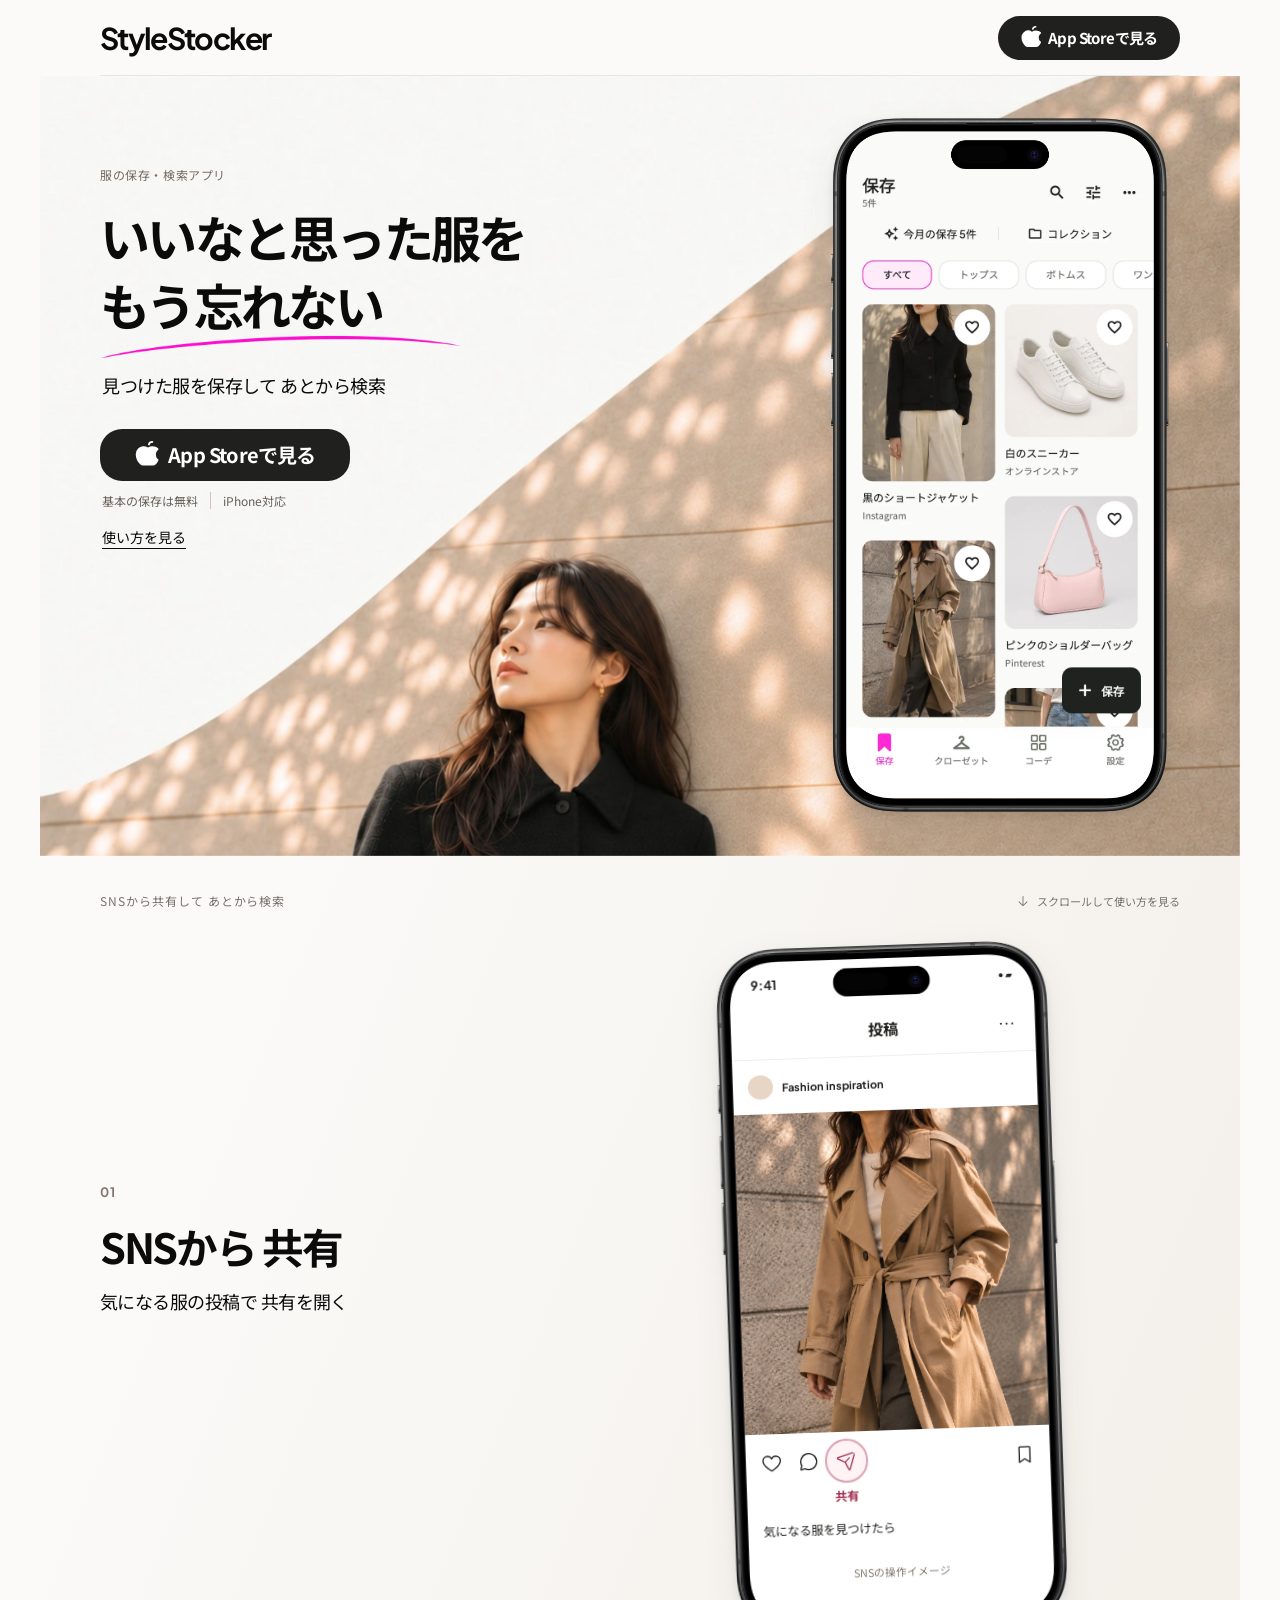
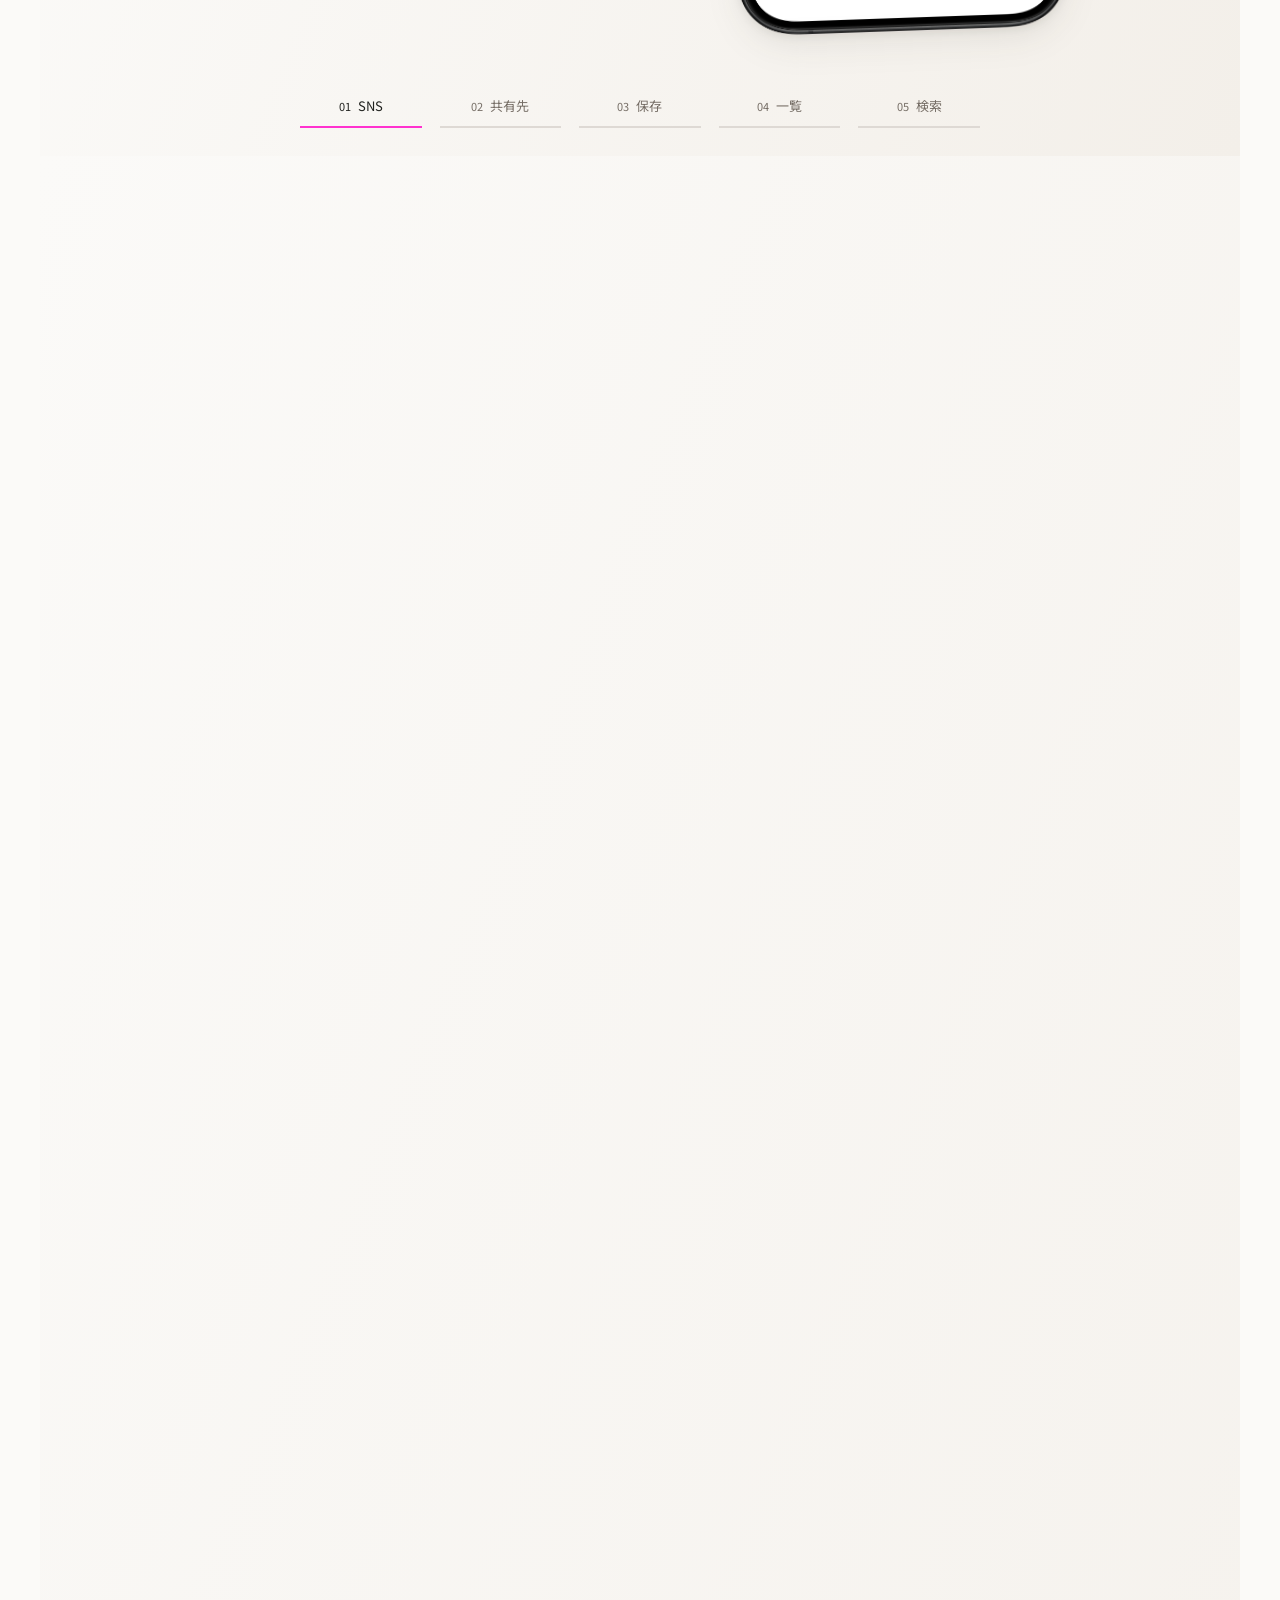
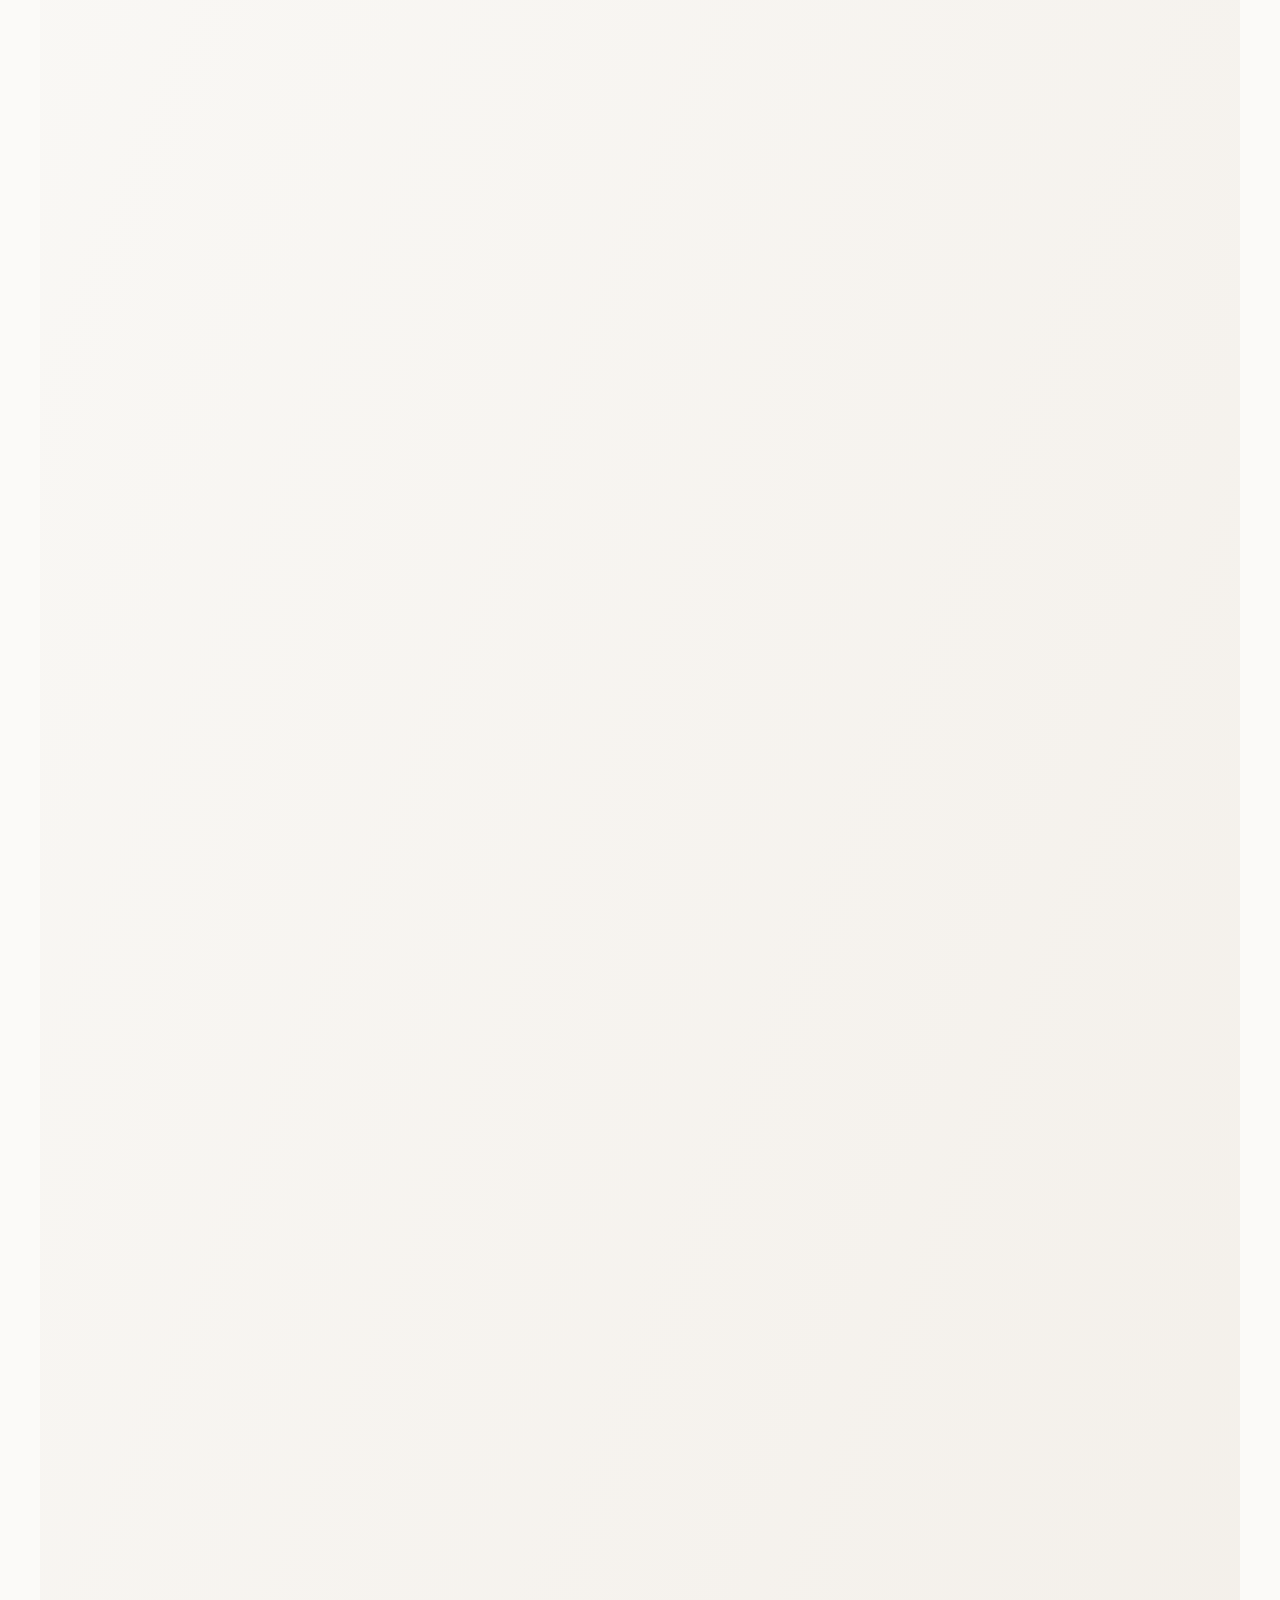
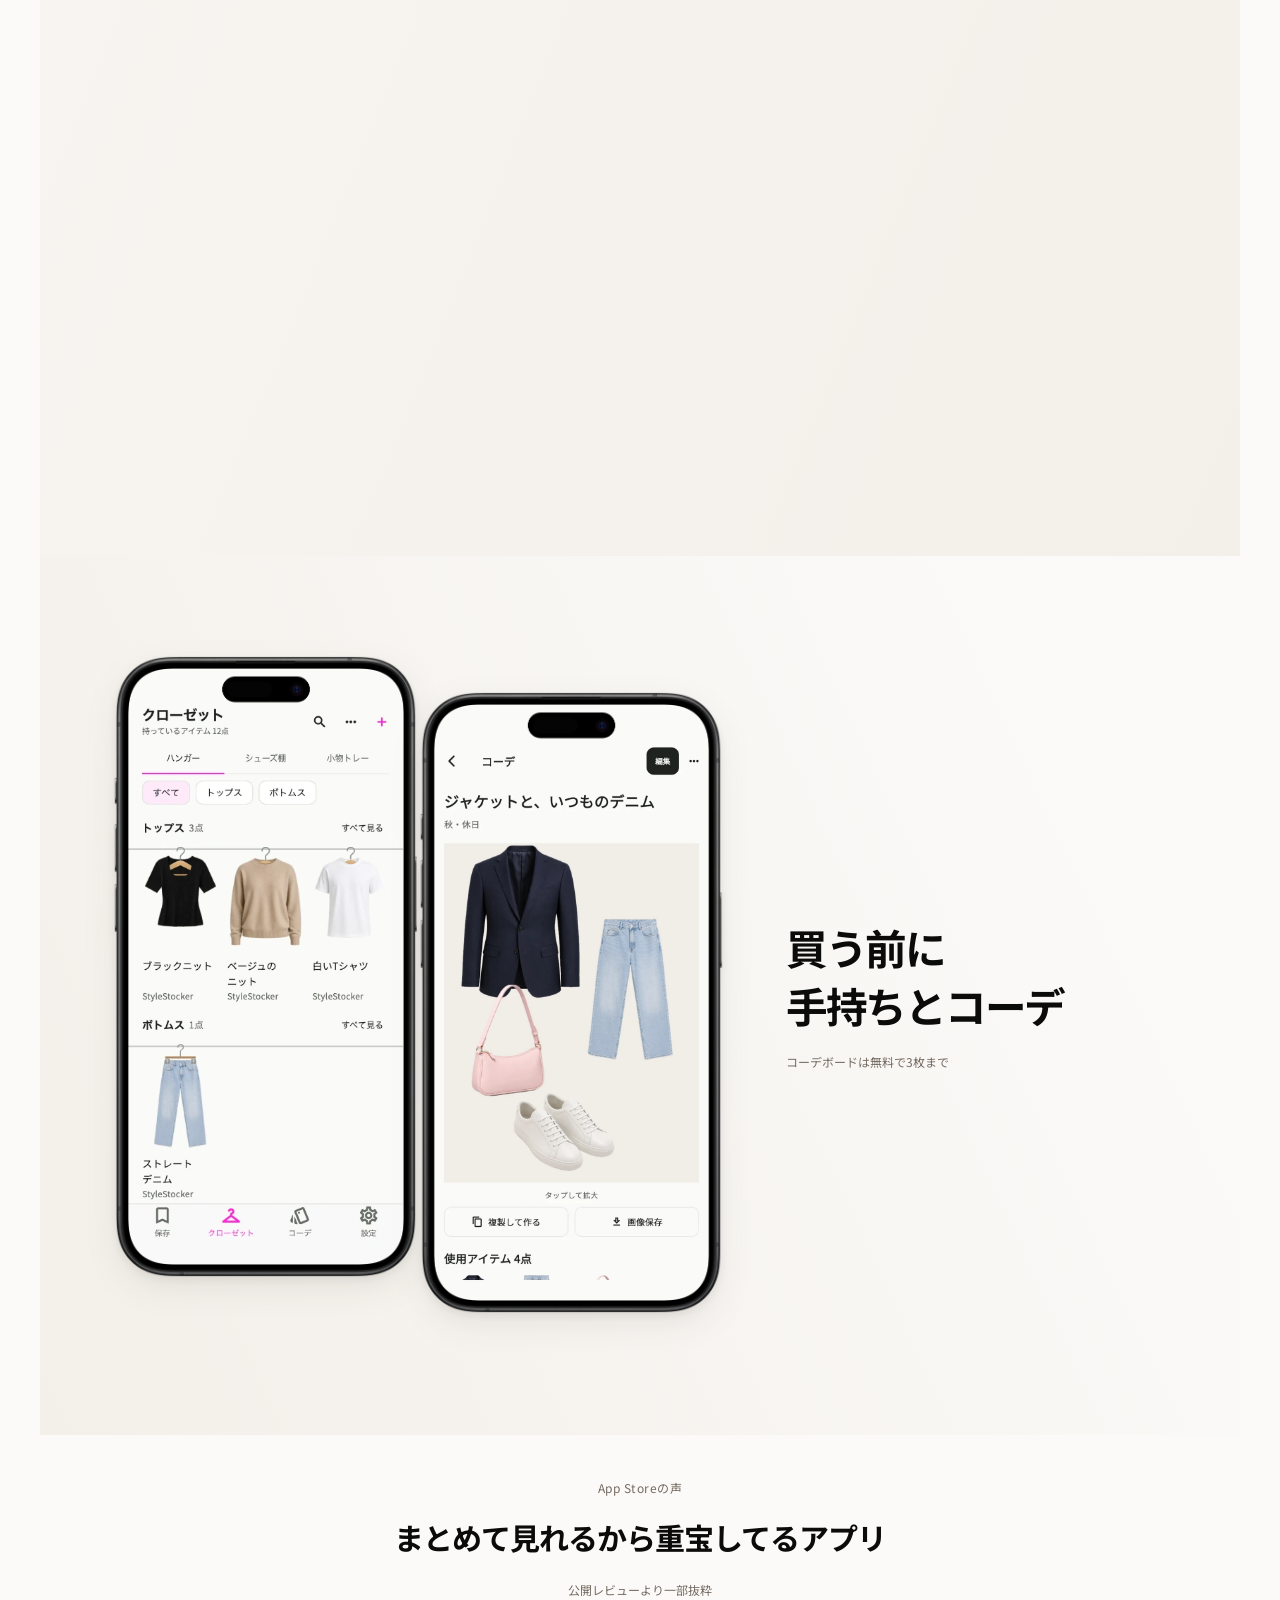
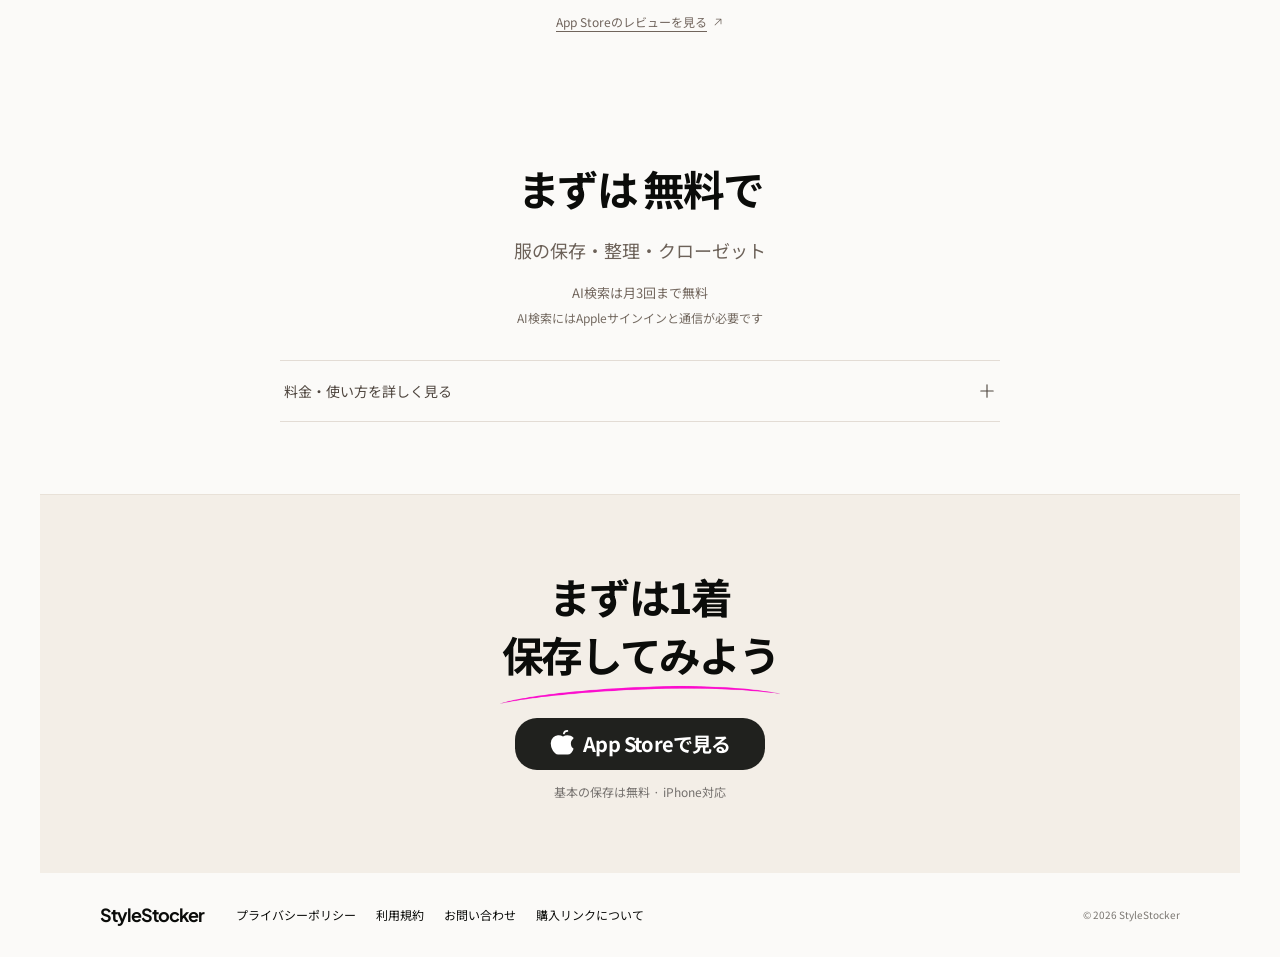
<file: docs/index.html>
<!doctype html>
<html lang="ja">
  <head>
    <meta charset="UTF-8" />
    <meta name="viewport" content="width=device-width, initial-scale=1.0" />
    <meta name="theme-color" content="#fafaf8" />
    <meta
      name="description"
      content="いいなと思った服を もう忘れない。StyleStockerはSNSやWebで見つけた服を保存して、あとから検索できるiPhoneアプリ。手持ちの服の管理やコーデ作りにも。"
    />
    <meta
      property="og:title"
      content="StyleStocker — いいなと思った服を もう忘れない"
    />
    <meta
      property="og:description"
      content="SNSやWebで見つけた服を保存して あとから検索。iPhone向けファッション保存アプリ。"
    />
    <meta property="og:type" content="website" />
    <meta property="og:locale" content="ja_JP" />
    <link rel="canonical" href="https://ryouta775.github.io/StyleStocker/" />
    <meta
      property="og:url"
      content="https://ryouta775.github.io/StyleStocker/"
    />
    <meta
      property="og:image"
      content="https://ryouta775.github.io/StyleStocker/assets/hero-editorial.webp"
    />
    <meta
      property="og:image:alt"
      content="StyleStockerのファッションイメージ"
    />
    <meta name="twitter:card" content="summary_large_image" />
    <title>StyleStocker — いいなと思った服を もう忘れない</title>
    <script type="module" crossorigin src="./lp-assets/index-DNqDWlHO.js"></script>
    <link rel="stylesheet" crossorigin href="./lp-assets/index-B5e9U8Lo.css">
  </head>
  <body>
    <div id="root"></div>
    <noscript
      ><main style="padding: 32px; font-family: sans-serif">
        <h1>いいなと思った服を もう忘れない</h1>
        <p>
          StyleStockerはSNSやWebで見つけた服を保存して、あとから検索できるiPhoneアプリです。
        </p>
        <p>
          <a
            href="https://apps.apple.com/jp/app/style-stocker-服の欲しいものリスト/id6760244888"
            >App Storeで見る</a
          >
        </p>
        <a href="./privacy.html">プライバシーポリシー</a> /
        <a href="./terms.html">利用規約</a>
      </main></noscript
    >
  </body>
</html>
</file>
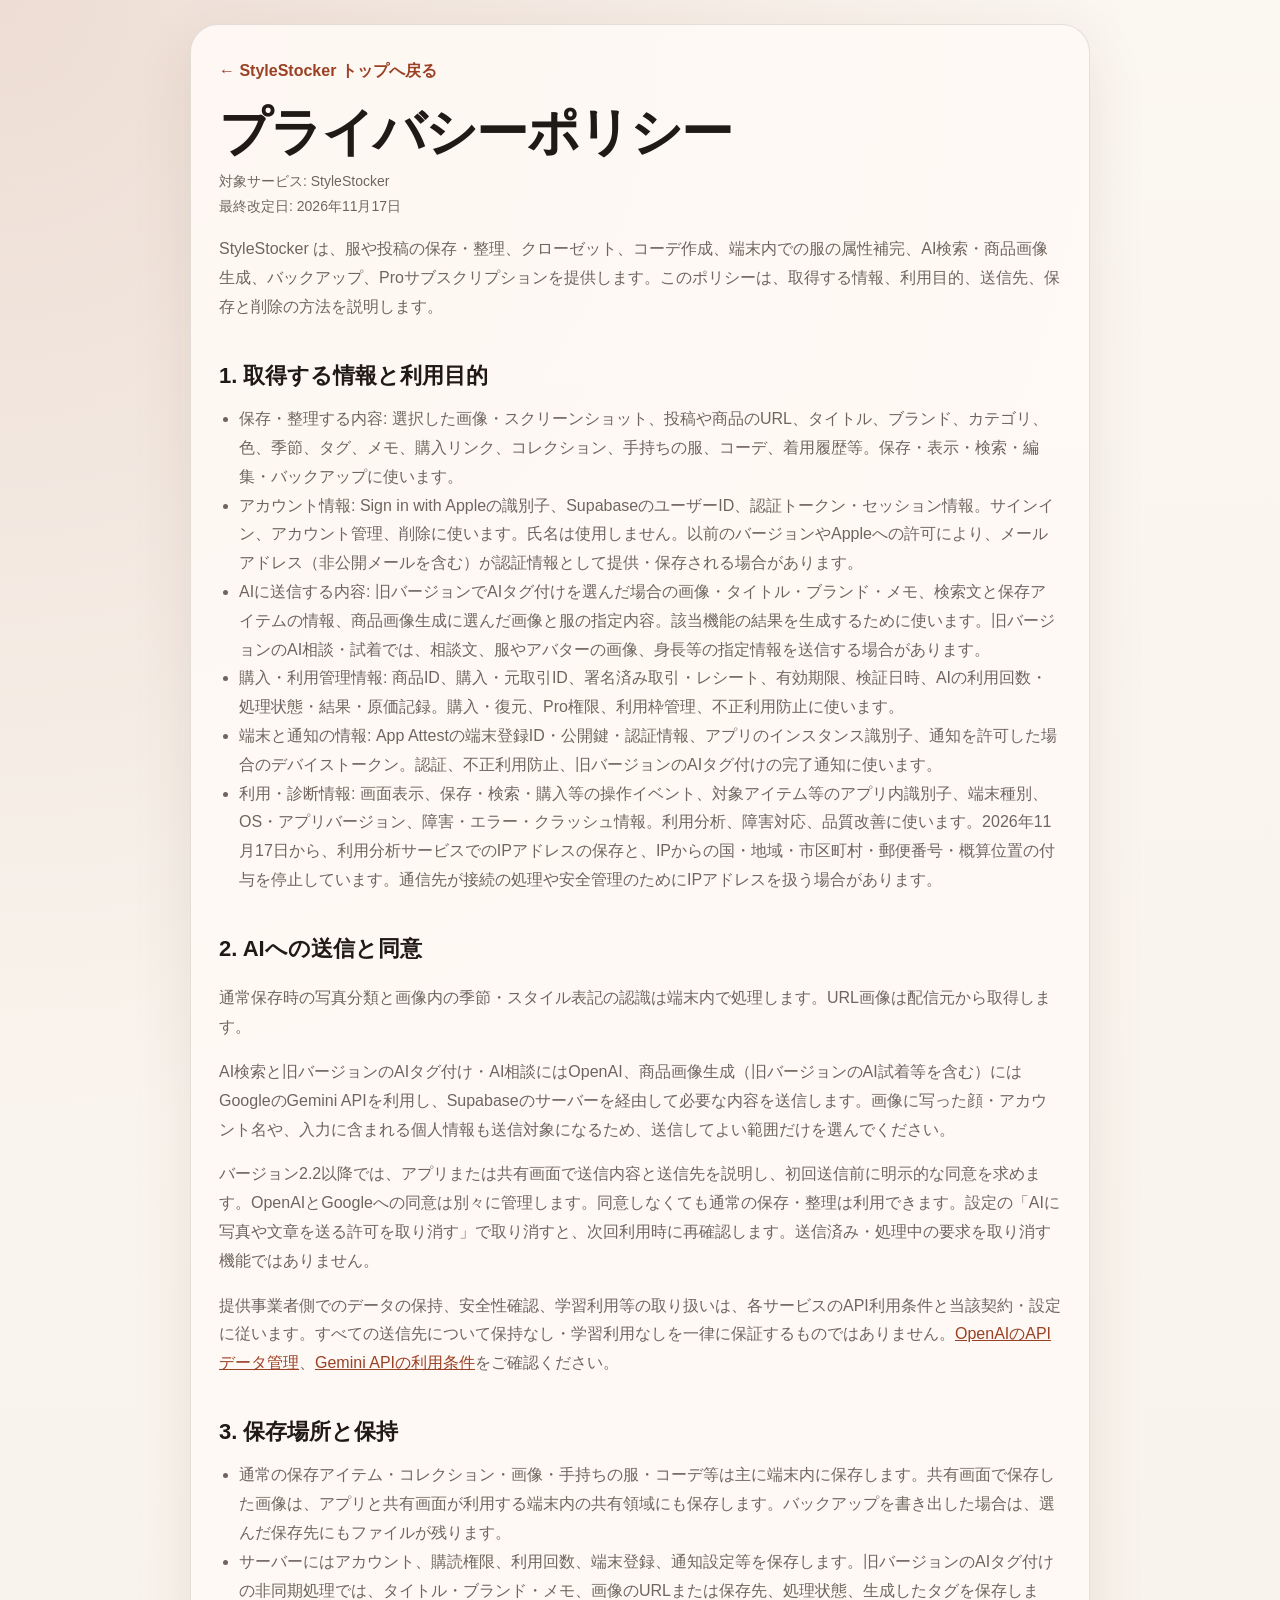
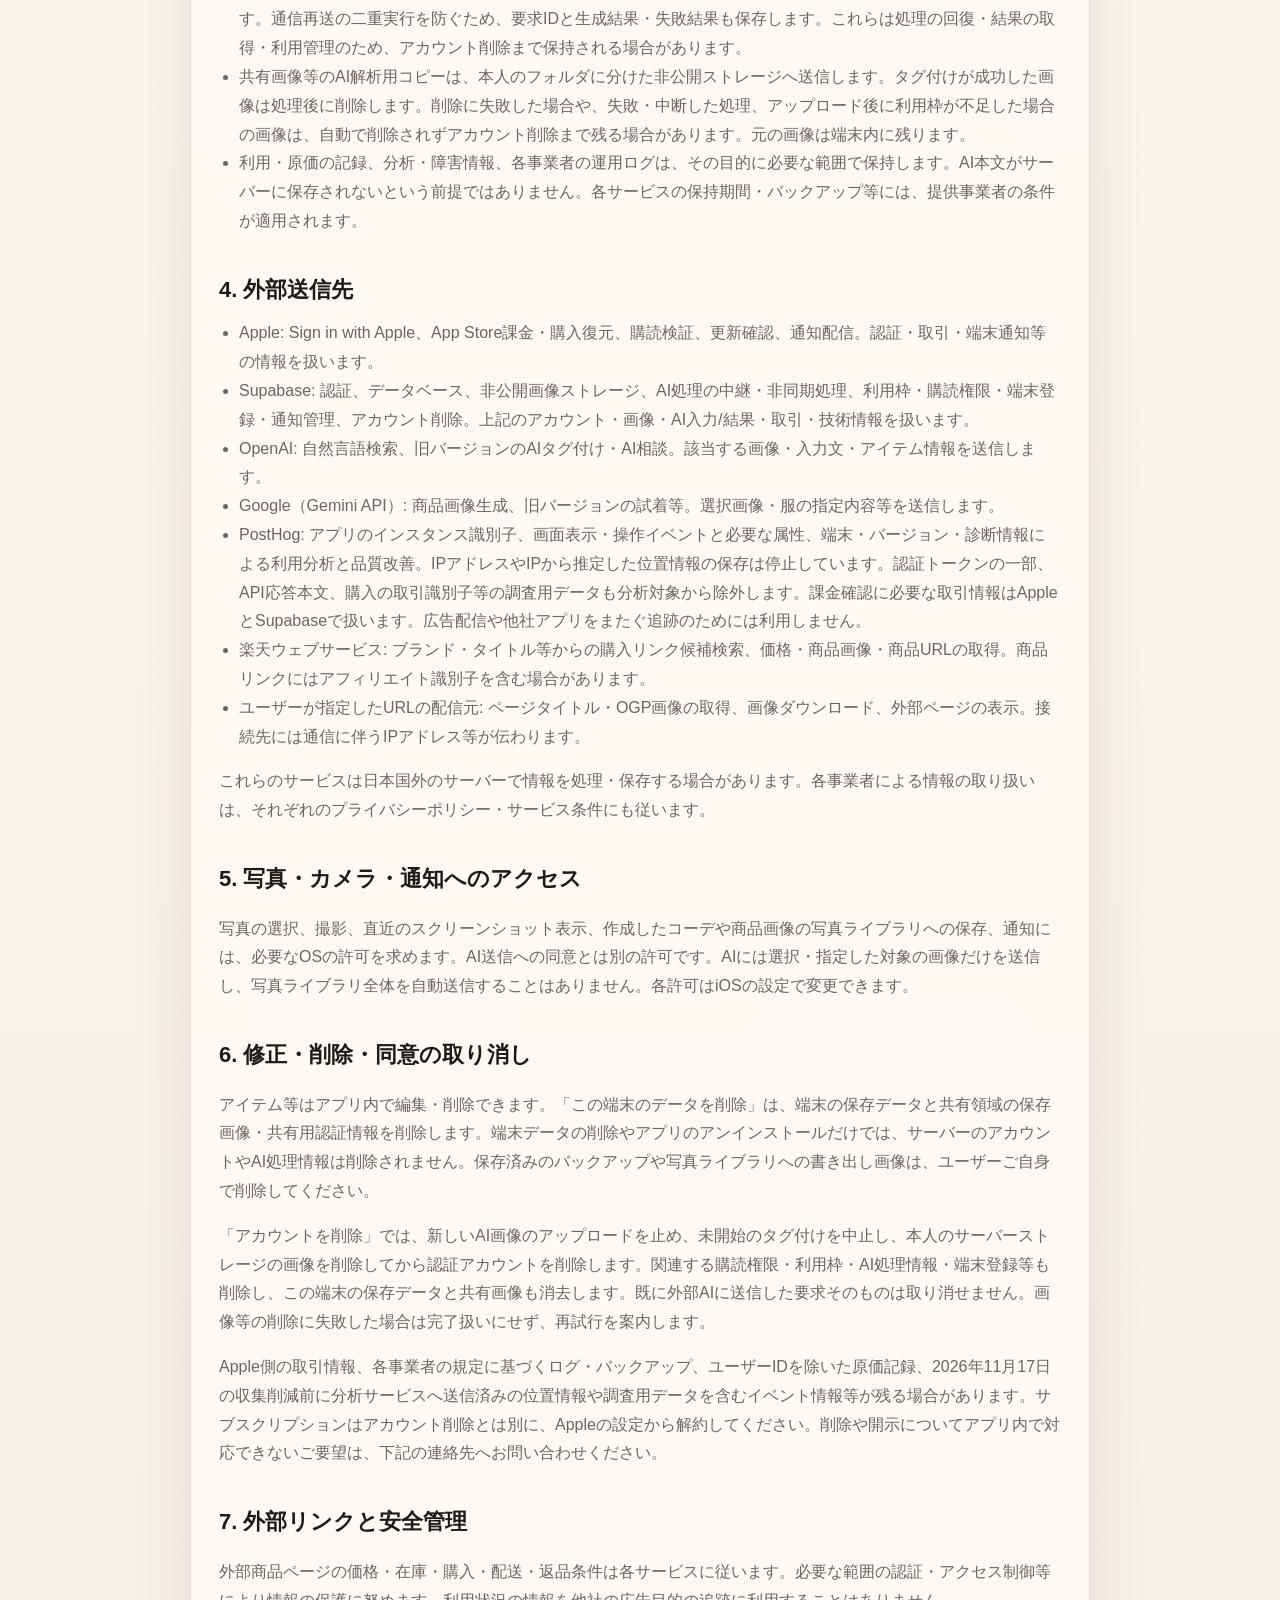
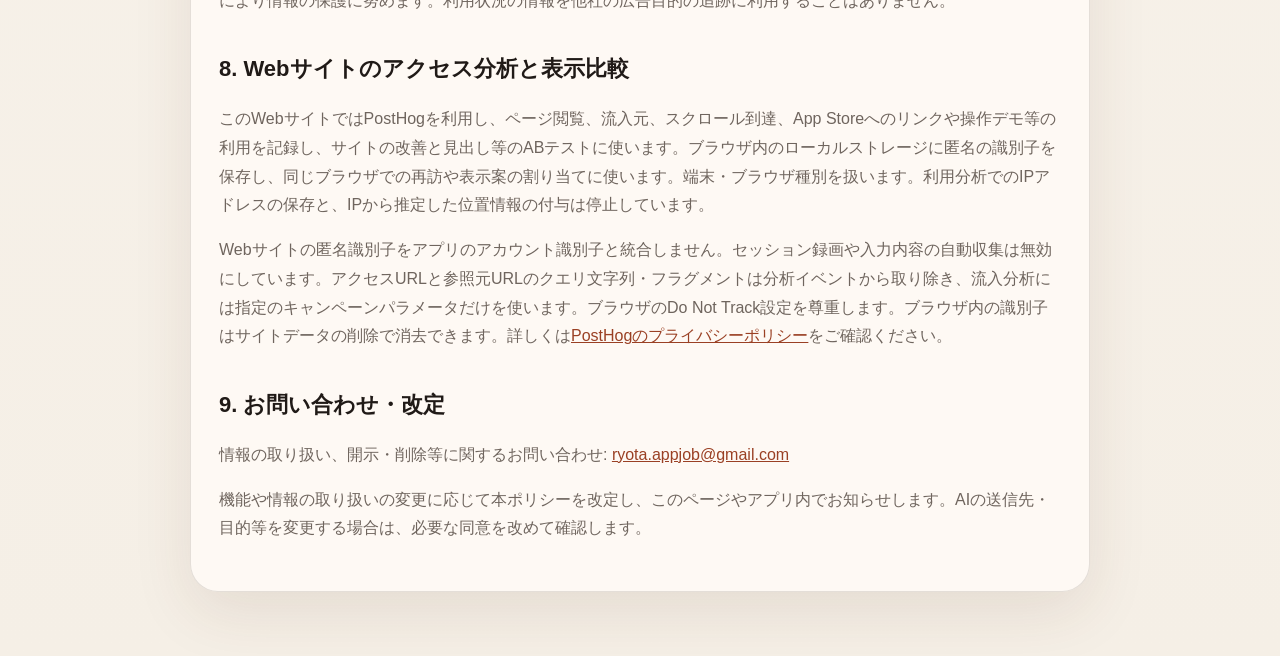
<file: docs/privacy.html>
<!DOCTYPE html>
<html lang="ja">
<head>
  <meta charset="UTF-8">
  <meta name="viewport" content="width=device-width, initial-scale=1.0">
  <meta name="description" content="StyleStocker のプライバシーポリシー">
  <title>StyleStocker Privacy Policy</title>
  <style>
    :root {
      --bg: #f5efe6;
      --surface: #fffaf5;
      --text: #201a17;
      --muted: #6f655e;
      --line: rgba(32, 26, 23, 0.12);
      --accent: #9a4024;
      --shadow: 0 20px 60px rgba(85, 51, 32, 0.1);
    }

    * {
      box-sizing: border-box;
    }

    body {
      margin: 0;
      font-family: "Hiragino Sans", "Yu Gothic", "Noto Sans JP", sans-serif;
      color: var(--text);
      background:
        radial-gradient(circle at top left, rgba(154, 64, 36, 0.14), transparent 28%),
        linear-gradient(180deg, #fbf7f1 0%, var(--bg) 100%);
      line-height: 1.8;
    }

    a {
      color: var(--accent);
    }

    .shell {
      width: min(900px, calc(100% - 32px));
      margin: 0 auto;
      padding: 24px 0 64px;
    }

    .page {
      padding: 32px 28px;
      border: 1px solid var(--line);
      border-radius: 28px;
      background: rgba(255, 250, 245, 0.9);
      box-shadow: var(--shadow);
    }

    .back {
      display: inline-block;
      margin-bottom: 20px;
      font-weight: 700;
      text-decoration: none;
    }

    h1 {
      margin: 0 0 10px;
      font-size: clamp(32px, 7vw, 52px);
      line-height: 1.02;
      letter-spacing: -0.03em;
    }

    h2 {
      margin-top: 34px;
      margin-bottom: 10px;
      font-size: 22px;
    }

    p,
    li {
      color: var(--muted);
    }

    ul {
      padding-left: 20px;
      margin: 10px 0 0;
    }

    .meta {
      margin: 0;
      color: var(--muted);
      font-size: 14px;
    }

    @media (max-width: 720px) {
      .page {
        padding: 24px 18px;
        border-radius: 22px;
      }
    }
  </style>
</head>
<body>
  <main class="shell">
    <section class="page">
      <a class="back" href="index.html">← StyleStocker トップへ戻る</a>
      <h1>プライバシーポリシー</h1>
      <p class="meta">対象サービス: StyleStocker</p>
      <p class="meta">最終改定日: 2026年11月17日</p>

      <p>StyleStocker は、服や投稿の保存・整理、クローゼット、コーデ作成、端末内での服の属性補完、AI検索・商品画像生成、バックアップ、Proサブスクリプションを提供します。このポリシーは、取得する情報、利用目的、送信先、保存と削除の方法を説明します。</p>

      <h2>1. 取得する情報と利用目的</h2>
      <ul>
        <li>保存・整理する内容: 選択した画像・スクリーンショット、投稿や商品のURL、タイトル、ブランド、カテゴリ、色、季節、タグ、メモ、購入リンク、コレクション、手持ちの服、コーデ、着用履歴等。保存・表示・検索・編集・バックアップに使います。</li>
        <li>アカウント情報: Sign in with Appleの識別子、SupabaseのユーザーID、認証トークン・セッション情報。サインイン、アカウント管理、削除に使います。氏名は使用しません。以前のバージョンやAppleへの許可により、メールアドレス（非公開メールを含む）が認証情報として提供・保存される場合があります。</li>
        <li>AIに送信する内容: 旧バージョンでAIタグ付けを選んだ場合の画像・タイトル・ブランド・メモ、検索文と保存アイテムの情報、商品画像生成に選んだ画像と服の指定内容。該当機能の結果を生成するために使います。旧バージョンのAI相談・試着では、相談文、服やアバターの画像、身長等の指定情報を送信する場合があります。</li>
        <li>購入・利用管理情報: 商品ID、購入・元取引ID、署名済み取引・レシート、有効期限、検証日時、AIの利用回数・処理状態・結果・原価記録。購入・復元、Pro権限、利用枠管理、不正利用防止に使います。</li>
        <li>端末と通知の情報: App Attestの端末登録ID・公開鍵・認証情報、アプリのインスタンス識別子、通知を許可した場合のデバイストークン。認証、不正利用防止、旧バージョンのAIタグ付けの完了通知に使います。</li>
        <li>利用・診断情報: 画面表示、保存・検索・購入等の操作イベント、対象アイテム等のアプリ内識別子、端末種別、OS・アプリバージョン、障害・エラー・クラッシュ情報。利用分析、障害対応、品質改善に使います。2026年11月17日から、利用分析サービスでのIPアドレスの保存と、IPからの国・地域・市区町村・郵便番号・概算位置の付与を停止しています。通信先が接続の処理や安全管理のためにIPアドレスを扱う場合があります。</li>
      </ul>

      <h2>2. AIへの送信と同意</h2>
      <p>通常保存時の写真分類と画像内の季節・スタイル表記の認識は端末内で処理します。URL画像は配信元から取得します。</p>
      <p>AI検索と旧バージョンのAIタグ付け・AI相談にはOpenAI、商品画像生成（旧バージョンのAI試着等を含む）にはGoogleのGemini APIを利用し、Supabaseのサーバーを経由して必要な内容を送信します。画像に写った顔・アカウント名や、入力に含まれる個人情報も送信対象になるため、送信してよい範囲だけを選んでください。</p>
      <p>バージョン2.2以降では、アプリまたは共有画面で送信内容と送信先を説明し、初回送信前に明示的な同意を求めます。OpenAIとGoogleへの同意は別々に管理します。同意しなくても通常の保存・整理は利用できます。設定の「AIに写真や文章を送る許可を取り消す」で取り消すと、次回利用時に再確認します。送信済み・処理中の要求を取り消す機能ではありません。</p>
      <p>提供事業者側でのデータの保持、安全性確認、学習利用等の取り扱いは、各サービスのAPI利用条件と当該契約・設定に従います。すべての送信先について保持なし・学習利用なしを一律に保証するものではありません。<a href="https://platform.openai.com/docs/guides/your-data">OpenAIのAPIデータ管理</a>、<a href="https://ai.google.dev/gemini-api/terms">Gemini APIの利用条件</a>をご確認ください。</p>

      <h2>3. 保存場所と保持</h2>
      <ul>
        <li>通常の保存アイテム・コレクション・画像・手持ちの服・コーデ等は主に端末内に保存します。共有画面で保存した画像は、アプリと共有画面が利用する端末内の共有領域にも保存します。バックアップを書き出した場合は、選んだ保存先にもファイルが残ります。</li>
        <li>サーバーにはアカウント、購読権限、利用回数、端末登録、通知設定等を保存します。旧バージョンのAIタグ付けの非同期処理では、タイトル・ブランド・メモ、画像のURLまたは保存先、処理状態、生成したタグを保存します。通信再送の二重実行を防ぐため、要求IDと生成結果・失敗結果も保存します。これらは処理の回復・結果の取得・利用管理のため、アカウント削除まで保持される場合があります。</li>
        <li>共有画像等のAI解析用コピーは、本人のフォルダに分けた非公開ストレージへ送信します。タグ付けが成功した画像は処理後に削除します。削除に失敗した場合や、失敗・中断した処理、アップロード後に利用枠が不足した場合の画像は、自動で削除されずアカウント削除まで残る場合があります。元の画像は端末内に残ります。</li>
        <li>利用・原価の記録、分析・障害情報、各事業者の運用ログは、その目的に必要な範囲で保持します。AI本文がサーバーに保存されないという前提ではありません。各サービスの保持期間・バックアップ等には、提供事業者の条件が適用されます。</li>
      </ul>

      <h2>4. 外部送信先</h2>
      <ul>
        <li>Apple: Sign in with Apple、App Store課金・購入復元、購読検証、更新確認、通知配信。認証・取引・端末通知等の情報を扱います。</li>
        <li>Supabase: 認証、データベース、非公開画像ストレージ、AI処理の中継・非同期処理、利用枠・購読権限・端末登録・通知管理、アカウント削除。上記のアカウント・画像・AI入力/結果・取引・技術情報を扱います。</li>
        <li>OpenAI: 自然言語検索、旧バージョンのAIタグ付け・AI相談。該当する画像・入力文・アイテム情報を送信します。</li>
        <li>Google（Gemini API）: 商品画像生成、旧バージョンの試着等。選択画像・服の指定内容等を送信します。</li>
        <li>PostHog: アプリのインスタンス識別子、画面表示・操作イベントと必要な属性、端末・バージョン・診断情報による利用分析と品質改善。IPアドレスやIPから推定した位置情報の保存は停止しています。認証トークンの一部、API応答本文、購入の取引識別子等の調査用データも分析対象から除外します。課金確認に必要な取引情報はAppleとSupabaseで扱います。広告配信や他社アプリをまたぐ追跡のためには利用しません。</li>
        <li>楽天ウェブサービス: ブランド・タイトル等からの購入リンク候補検索、価格・商品画像・商品URLの取得。商品リンクにはアフィリエイト識別子を含む場合があります。</li>
        <li>ユーザーが指定したURLの配信元: ページタイトル・OGP画像の取得、画像ダウンロード、外部ページの表示。接続先には通信に伴うIPアドレス等が伝わります。</li>
      </ul>
      <p>これらのサービスは日本国外のサーバーで情報を処理・保存する場合があります。各事業者による情報の取り扱いは、それぞれのプライバシーポリシー・サービス条件にも従います。</p>

      <h2>5. 写真・カメラ・通知へのアクセス</h2>
      <p>写真の選択、撮影、直近のスクリーンショット表示、作成したコーデや商品画像の写真ライブラリへの保存、通知には、必要なOSの許可を求めます。AI送信への同意とは別の許可です。AIには選択・指定した対象の画像だけを送信し、写真ライブラリ全体を自動送信することはありません。各許可はiOSの設定で変更できます。</p>

      <h2>6. 修正・削除・同意の取り消し</h2>
      <p>アイテム等はアプリ内で編集・削除できます。「この端末のデータを削除」は、端末の保存データと共有領域の保存画像・共有用認証情報を削除します。端末データの削除やアプリのアンインストールだけでは、サーバーのアカウントやAI処理情報は削除されません。保存済みのバックアップや写真ライブラリへの書き出し画像は、ユーザーご自身で削除してください。</p>
      <p>「アカウントを削除」では、新しいAI画像のアップロードを止め、未開始のタグ付けを中止し、本人のサーバーストレージの画像を削除してから認証アカウントを削除します。関連する購読権限・利用枠・AI処理情報・端末登録等も削除し、この端末の保存データと共有画像も消去します。既に外部AIに送信した要求そのものは取り消せません。画像等の削除に失敗した場合は完了扱いにせず、再試行を案内します。</p>
      <p>Apple側の取引情報、各事業者の規定に基づくログ・バックアップ、ユーザーIDを除いた原価記録、2026年11月17日の収集削減前に分析サービスへ送信済みの位置情報や調査用データを含むイベント情報等が残る場合があります。サブスクリプションはアカウント削除とは別に、Appleの設定から解約してください。削除や開示についてアプリ内で対応できないご要望は、下記の連絡先へお問い合わせください。</p>

      <h2>7. 外部リンクと安全管理</h2>
      <p>外部商品ページの価格・在庫・購入・配送・返品条件は各サービスに従います。必要な範囲の認証・アクセス制御等により情報の保護に努めます。利用状況の情報を他社の広告目的の追跡に利用することはありません。</p>

      <h2>8. Webサイトのアクセス分析と表示比較</h2>
      <p>このWebサイトではPostHogを利用し、ページ閲覧、流入元、スクロール到達、App Storeへのリンクや操作デモ等の利用を記録し、サイトの改善と見出し等のABテストに使います。ブラウザ内のローカルストレージに匿名の識別子を保存し、同じブラウザでの再訪や表示案の割り当てに使います。端末・ブラウザ種別を扱います。利用分析でのIPアドレスの保存と、IPから推定した位置情報の付与は停止しています。</p>
      <p>Webサイトの匿名識別子をアプリのアカウント識別子と統合しません。セッション録画や入力内容の自動収集は無効にしています。アクセスURLと参照元URLのクエリ文字列・フラグメントは分析イベントから取り除き、流入分析には指定のキャンペーンパラメータだけを使います。ブラウザのDo Not Track設定を尊重します。ブラウザ内の識別子はサイトデータの削除で消去できます。詳しくは<a href="https://posthog.com/privacy">PostHogのプライバシーポリシー</a>をご確認ください。</p>

      <h2>9. お問い合わせ・改定</h2>
      <p>情報の取り扱い、開示・削除等に関するお問い合わせ: <a href="mailto:ryota.appjob@gmail.com">ryota.appjob@gmail.com</a></p>
      <p>機能や情報の取り扱いの変更に応じて本ポリシーを改定し、このページやアプリ内でお知らせします。AIの送信先・目的等を変更する場合は、必要な同意を改めて確認します。</p>
    </section>
  </main>
</body>
</html>
</file>
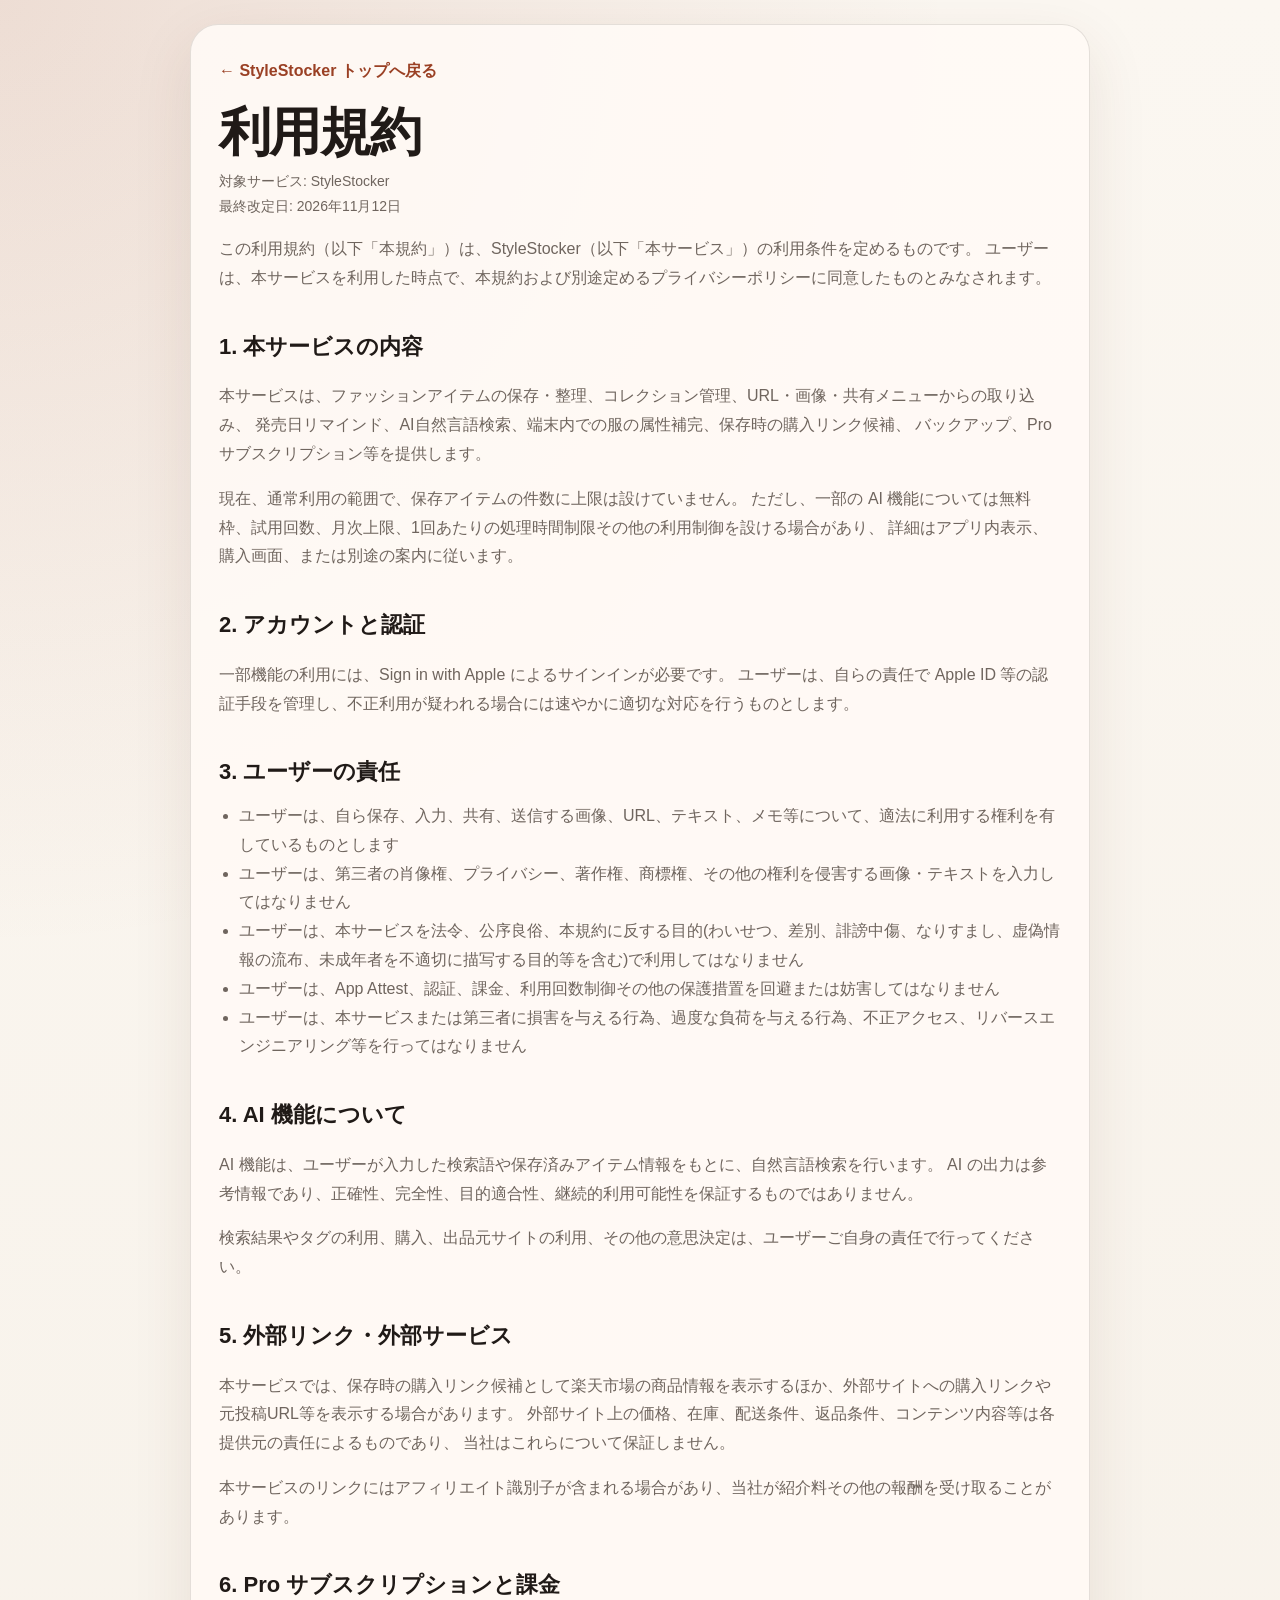
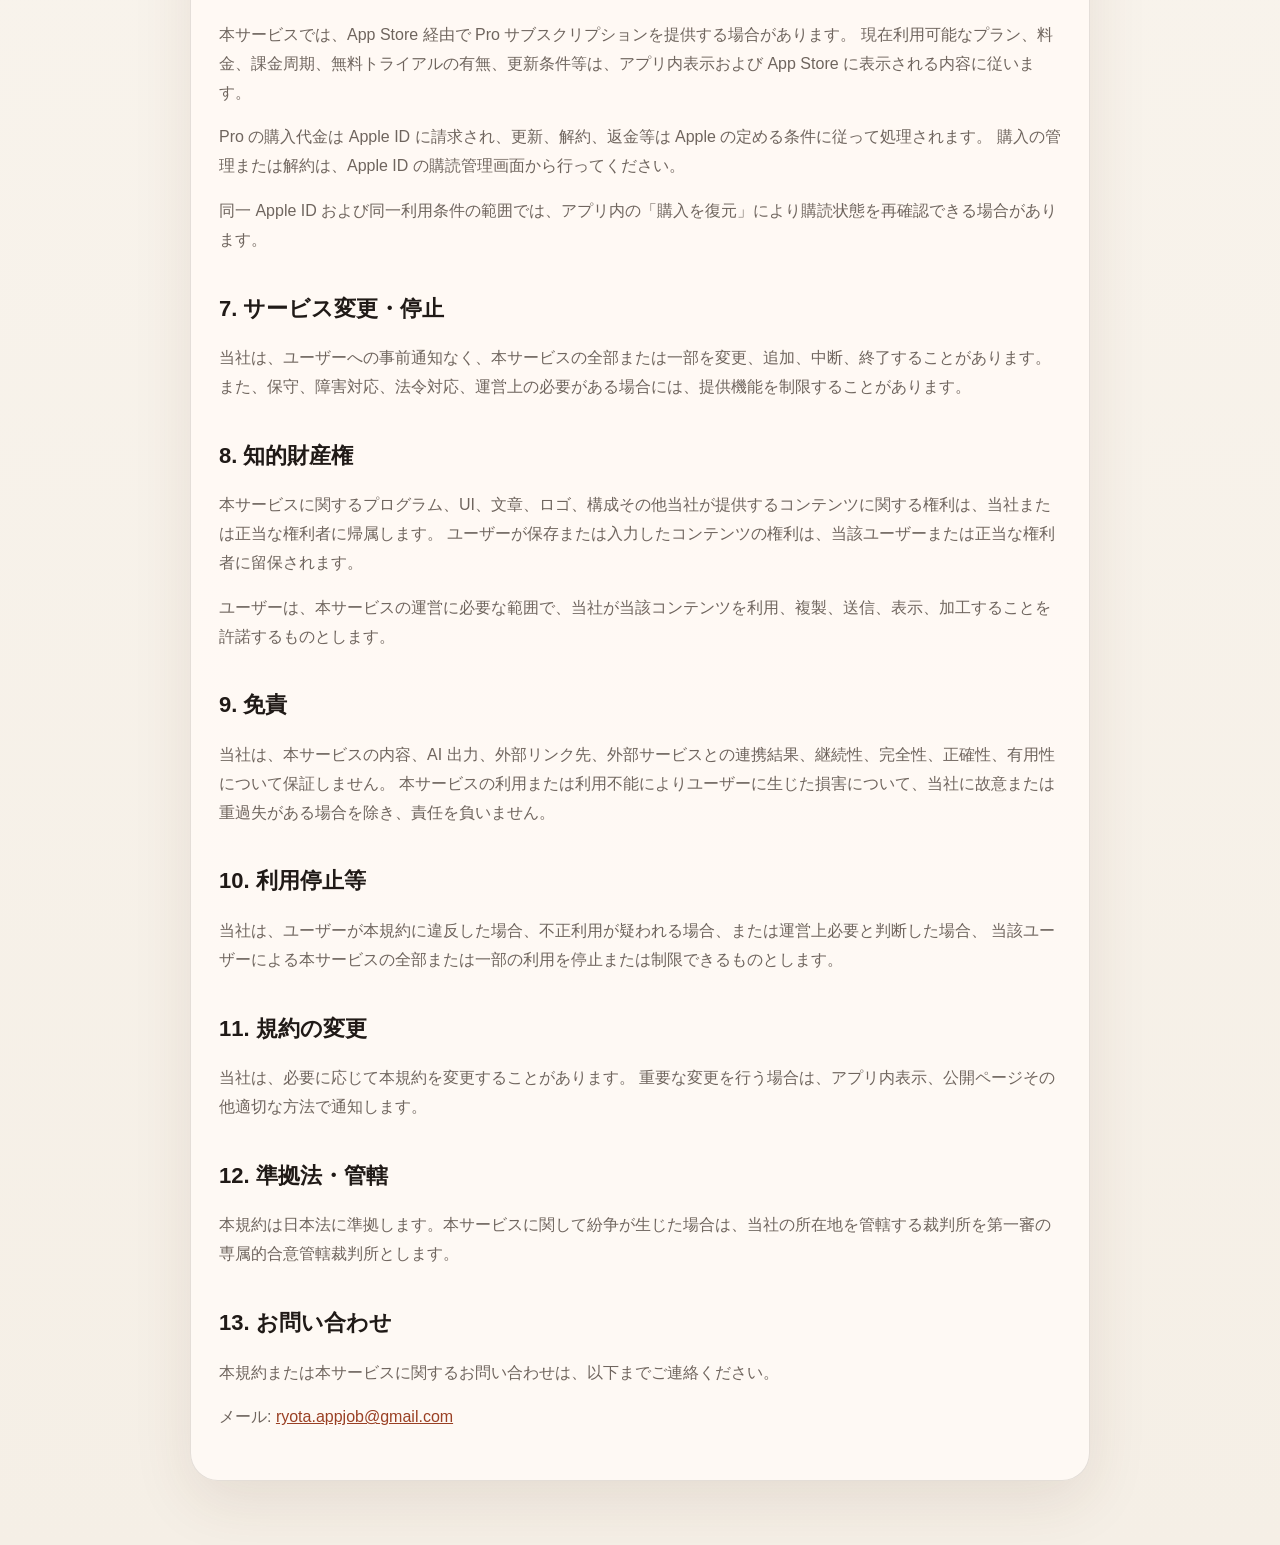
<file: docs/terms.html>
<!DOCTYPE html>
<html lang="ja">
<head>
  <meta charset="UTF-8">
  <meta name="viewport" content="width=device-width, initial-scale=1.0">
  <meta name="description" content="StyleStocker の利用規約">
  <title>StyleStocker Terms of Use</title>
  <style>
    :root {
      --bg: #f5efe6;
      --surface: #fffaf5;
      --text: #201a17;
      --muted: #6f655e;
      --line: rgba(32, 26, 23, 0.12);
      --accent: #9a4024;
      --shadow: 0 20px 60px rgba(85, 51, 32, 0.1);
    }

    * {
      box-sizing: border-box;
    }

    body {
      margin: 0;
      font-family: "Hiragino Sans", "Yu Gothic", "Noto Sans JP", sans-serif;
      color: var(--text);
      background:
        radial-gradient(circle at top left, rgba(154, 64, 36, 0.14), transparent 28%),
        linear-gradient(180deg, #fbf7f1 0%, var(--bg) 100%);
      line-height: 1.8;
    }

    a {
      color: var(--accent);
    }

    .shell {
      width: min(900px, calc(100% - 32px));
      margin: 0 auto;
      padding: 24px 0 64px;
    }

    .page {
      padding: 32px 28px;
      border: 1px solid var(--line);
      border-radius: 28px;
      background: rgba(255, 250, 245, 0.9);
      box-shadow: var(--shadow);
    }

    .back {
      display: inline-block;
      margin-bottom: 20px;
      font-weight: 700;
      text-decoration: none;
    }

    h1 {
      margin: 0 0 10px;
      font-size: clamp(32px, 7vw, 52px);
      line-height: 1.02;
      letter-spacing: -0.03em;
    }

    h2 {
      margin-top: 34px;
      margin-bottom: 10px;
      font-size: 22px;
    }

    p,
    li {
      color: var(--muted);
    }

    ul {
      padding-left: 20px;
      margin: 10px 0 0;
    }

    .meta {
      margin: 0;
      color: var(--muted);
      font-size: 14px;
    }

    @media (max-width: 720px) {
      .page {
        padding: 24px 18px;
        border-radius: 22px;
      }
    }
  </style>
</head>
<body>
  <main class="shell">
    <section class="page">
      <a class="back" href="index.html">← StyleStocker トップへ戻る</a>
      <h1>利用規約</h1>
      <p class="meta">対象サービス: StyleStocker</p>
      <p class="meta">最終改定日: 2026年11月12日</p>

      <p>
        この利用規約（以下「本規約」）は、StyleStocker（以下「本サービス」）の利用条件を定めるものです。
        ユーザーは、本サービスを利用した時点で、本規約および別途定めるプライバシーポリシーに同意したものとみなされます。
      </p>

      <h2>1. 本サービスの内容</h2>
      <p>
        本サービスは、ファッションアイテムの保存・整理、コレクション管理、URL・画像・共有メニューからの取り込み、
        発売日リマインド、AI自然言語検索、端末内での服の属性補完、保存時の購入リンク候補、
        バックアップ、Pro サブスクリプション等を提供します。
      </p>
      <p>
        現在、通常利用の範囲で、保存アイテムの件数に上限は設けていません。
        ただし、一部の AI 機能については無料枠、試用回数、月次上限、1回あたりの処理時間制限その他の利用制御を設ける場合があり、
        詳細はアプリ内表示、購入画面、または別途の案内に従います。
      </p>

      <h2>2. アカウントと認証</h2>
      <p>
        一部機能の利用には、Sign in with Apple によるサインインが必要です。
        ユーザーは、自らの責任で Apple ID 等の認証手段を管理し、不正利用が疑われる場合には速やかに適切な対応を行うものとします。
      </p>

      <h2>3. ユーザーの責任</h2>
      <ul>
        <li>ユーザーは、自ら保存、入力、共有、送信する画像、URL、テキスト、メモ等について、適法に利用する権利を有しているものとします</li>
        <li>ユーザーは、第三者の肖像権、プライバシー、著作権、商標権、その他の権利を侵害する画像・テキストを入力してはなりません</li>
        <li>ユーザーは、本サービスを法令、公序良俗、本規約に反する目的(わいせつ、差別、誹謗中傷、なりすまし、虚偽情報の流布、未成年者を不適切に描写する目的等を含む)で利用してはなりません</li>
        <li>ユーザーは、App Attest、認証、課金、利用回数制御その他の保護措置を回避または妨害してはなりません</li>
        <li>ユーザーは、本サービスまたは第三者に損害を与える行為、過度な負荷を与える行為、不正アクセス、リバースエンジニアリング等を行ってはなりません</li>
      </ul>

      <h2>4. AI 機能について</h2>
      <p>
        AI 機能は、ユーザーが入力した検索語や保存済みアイテム情報をもとに、自然言語検索を行います。
        AI の出力は参考情報であり、正確性、完全性、目的適合性、継続的利用可能性を保証するものではありません。
      </p>
      <p>
        検索結果やタグの利用、購入、出品元サイトの利用、その他の意思決定は、ユーザーご自身の責任で行ってください。
      </p>

      <h2>5. 外部リンク・外部サービス</h2>
      <p>
        本サービスでは、保存時の購入リンク候補として楽天市場の商品情報を表示するほか、外部サイトへの購入リンクや元投稿URL等を表示する場合があります。
        外部サイト上の価格、在庫、配送条件、返品条件、コンテンツ内容等は各提供元の責任によるものであり、
        当社はこれらについて保証しません。
      </p>
      <p>
        本サービスのリンクにはアフィリエイト識別子が含まれる場合があり、当社が紹介料その他の報酬を受け取ることがあります。
      </p>

      <h2>6. Pro サブスクリプションと課金</h2>
      <p>
        本サービスでは、App Store 経由で Pro サブスクリプションを提供する場合があります。
        現在利用可能なプラン、料金、課金周期、無料トライアルの有無、更新条件等は、アプリ内表示および App Store に表示される内容に従います。
      </p>
      <p>
        Pro の購入代金は Apple ID に請求され、更新、解約、返金等は Apple の定める条件に従って処理されます。
        購入の管理または解約は、Apple ID の購読管理画面から行ってください。
      </p>
      <p>
        同一 Apple ID および同一利用条件の範囲では、アプリ内の「購入を復元」により購読状態を再確認できる場合があります。
      </p>

      <h2>7. サービス変更・停止</h2>
      <p>
        当社は、ユーザーへの事前通知なく、本サービスの全部または一部を変更、追加、中断、終了することがあります。
        また、保守、障害対応、法令対応、運営上の必要がある場合には、提供機能を制限することがあります。
      </p>

      <h2>8. 知的財産権</h2>
      <p>
        本サービスに関するプログラム、UI、文章、ロゴ、構成その他当社が提供するコンテンツに関する権利は、当社または正当な権利者に帰属します。
        ユーザーが保存または入力したコンテンツの権利は、当該ユーザーまたは正当な権利者に留保されます。
      </p>
      <p>
        ユーザーは、本サービスの運営に必要な範囲で、当社が当該コンテンツを利用、複製、送信、表示、加工することを許諾するものとします。
      </p>

      <h2>9. 免責</h2>
      <p>
        当社は、本サービスの内容、AI 出力、外部リンク先、外部サービスとの連携結果、継続性、完全性、正確性、有用性について保証しません。
        本サービスの利用または利用不能によりユーザーに生じた損害について、当社に故意または重過失がある場合を除き、責任を負いません。
      </p>

      <h2>10. 利用停止等</h2>
      <p>
        当社は、ユーザーが本規約に違反した場合、不正利用が疑われる場合、または運営上必要と判断した場合、
        当該ユーザーによる本サービスの全部または一部の利用を停止または制限できるものとします。
      </p>

      <h2>11. 規約の変更</h2>
      <p>
        当社は、必要に応じて本規約を変更することがあります。
        重要な変更を行う場合は、アプリ内表示、公開ページその他適切な方法で通知します。
      </p>

      <h2>12. 準拠法・管轄</h2>
      <p>
        本規約は日本法に準拠します。本サービスに関して紛争が生じた場合は、当社の所在地を管轄する裁判所を第一審の専属的合意管轄裁判所とします。
      </p>

      <h2>13. お問い合わせ</h2>
      <p>
        本規約または本サービスに関するお問い合わせは、以下までご連絡ください。
      </p>
      <p>
        メール: <a href="mailto:ryota.appjob@gmail.com">ryota.appjob@gmail.com</a>
      </p>
    </section>
  </main>
</body>
</html>
</file>
<file: docs/lp-assets/index-B5e9U8Lo.css>
@font-face{font-family:Noto;src:url(./NotoSansJP-Regular-CYee9Ezj.woff2) format("woff2");font-weight:400;font-display:swap}@font-face{font-family:Noto;src:url(./NotoSansJP-Bold-DS0iwYVa.woff2) format("woff2");font-weight:700;font-display:swap}@font-face{font-family:Jakarta;src:url(./PlusJakartaSans-Bold-CydF1e23.woff2) format("woff2");font-weight:700;font-display:swap}:root{font-family:Noto,Hiragino Sans,sans-serif;color:#0b0c0a;background:#fbfaf8;font-synthesis:none;scroll-behavior:smooth;--pink: #ff32cf;--cream: #fbfaf8;--ink: #20211e;--muted: #756b62}*{box-sizing:border-box}body{margin:0}a{color:inherit;text-underline-offset:5px}img{display:block;max-width:100%}h1,h2,p,figure{margin:0}a,summary,button{-webkit-tap-highlight-color:transparent}a:focus-visible,summary:focus-visible,button:focus-visible{outline:3px solid #a60086;outline-offset:4px}.lp{max-width:1200px;margin:auto;container-type:inline-size;background:var(--cream);--page-gutter: clamp(24px, 5cqw, 60px);--section-space: clamp(48px, 6cqw, 72px);--heading-size: clamp(28px, calc(20px + 1.8cqw) , 42px);--hero-heading-size: clamp(28px, calc(20px + 2.5cqw) , 50px);--body-size: clamp(14px, calc(12px + .5cqw) , 18px);--cta-width: clamp(208px, 32cqw, 250px);--cta-height: clamp(46px, 6cqw, 52px)}.skip-link{position:absolute;width:1px;height:1px;overflow:hidden;clip-path:inset(50%);white-space:nowrap}.skip-link:focus{position:fixed;top:12px;left:20px;z-index:30;width:auto;height:auto;clip-path:none;background:#fff;padding:12px}.wordmark{font-family:Jakarta,Noto,sans-serif;font-weight:700;text-decoration:none;line-height:1.2;letter-spacing:-.055em}.store-link{display:inline-flex;justify-content:center;align-items:center;gap:6px;width:var(--cta-width);max-width:100%;min-height:var(--cta-height);padding:10px 12px;border-radius:22px;color:#fff;background:var(--ink);text-decoration:none;white-space:nowrap;font-size:clamp(17px,calc(15px + .5cqw),20px);font-weight:700;letter-spacing:-.04em;line-height:1.3;transition:background .18s,transform .18s}.store-link svg{width:1.4em;height:1.4em;flex-shrink:0}.store-link:hover{background:#393a36;transform:translateY(-2px)}.headline-underline{position:relative;overflow:hidden}.headline-underline img{position:absolute;width:112.5%;left:-6.25%;max-width:none;height:auto;top:50%;transform:translateY(-50%)}.phone{position:absolute;aspect-ratio:511 / 968;filter:drop-shadow(0 12px 16px #29231c14) drop-shadow(0 3px 4px #29231c12)}.phone-screen{position:absolute;top:5.99%;left:11.55%;width:76.91%;height:88.02%;border-radius:10.69%/4.93%;object-fit:fill}.phone-bezel{position:absolute;top:0;right:0;bottom:0;left:0;width:100%;height:100%;pointer-events:none}@media(prefers-reduced-motion:reduce){:root{scroll-behavior:auto}*,*:before,*:after{transition:none!important}}.lp-reduced-motion{scroll-behavior:auto}.lp-reduced-motion *{transition:none!important}.motion-enabled .hero-backdrop{transform:translate3d(0,calc(var(--hero-progress, 0) * 24px),0) scale(calc(1 + var(--hero-progress, 0) * .035));transform-origin:45% 65%;will-change:transform}.motion-enabled .hero-phone{transform:translate3d(0,calc(var(--hero-progress, 0) * 64px),0) scale(calc(1 + var(--hero-progress, 0) * .06)) rotate(calc(var(--hero-progress, 0) * -2deg));transform-origin:50% 80%;will-change:transform}.motion-enabled .hero-copy{transform:translate3d(0,calc(var(--hero-progress, 0) * -28px),0)}.scroll-story{position:relative;height:500svh;scroll-margin-top:0;background:linear-gradient(112deg,var(--cream) 12%,#f3efe9 100%)}.story-sticky{position:sticky;top:0;height:100svh;overflow:hidden;isolation:isolate;background:inherit}.story-topline{position:absolute;top:36px;left:var(--page-gutter);right:var(--page-gutter);display:flex;justify-content:space-between;gap:20px;color:#77716a;font-size:12px;letter-spacing:.08em;line-height:1.5}.story-scroll-hint{display:flex;align-items:center;gap:7px;font-size:11px;letter-spacing:0}.story-scroll-hint svg{width:14px;height:14px}.story-copies{position:absolute;top:48%;left:var(--page-gutter);width:39%;height:210px;transform:translateY(-50%);z-index:3;pointer-events:none}.story-copy{position:absolute;top:0;right:0;bottom:0;left:0;opacity:clamp(0,calc((var(--chapter-opacity) - .5) * 2),1);transform:translate3d(0,calc((1 - var(--chapter-opacity)) * 20px),0)}.story-copy[data-chapter="0"]{--chapter-opacity: var(--first-opacity, 1)}.story-copy[data-chapter="1"]{--chapter-opacity: var(--share-opacity, 0)}.story-copy[data-chapter="2"]{--chapter-opacity: var(--form-opacity, 0)}.story-copy[data-chapter="3"]{--chapter-opacity: var(--middle-opacity, 0)}.story-copy[data-chapter="4"]{--chapter-opacity: var(--last-opacity, 0)}.story-chapter-label{font-family:Jakarta,Noto,sans-serif;color:#85736d;font-size:13px;line-height:1.5;letter-spacing:.04em;margin-bottom:16px}.story-copy h2{font-size:var(--heading-size);line-height:1.3;font-weight:700;letter-spacing:-.055em;overflow-wrap:anywhere}.story-description{font-size:var(--body-size);line-height:1.8;letter-spacing:-.03em;margin-top:12px}.story-search-terms{color:var(--muted);font-size:12px;line-height:1.6;margin-top:10px}.story-description span{display:block}.story-device-stage{position:absolute;width:min(430px,42cqw,calc((100svh - 150px) * 511 / 968));aspect-ratio:511 / 968;top:48%;left:71%;transform:translate(-50%,-50%)}.story-device{top:0;right:0;bottom:0;left:0;width:100%;transform:translate3d(0,calc(var(--save-progress, 0) * -12px),0) scale(calc(1 + var(--save-progress, 0) * .065 - var(--search-progress, 0) * .035)) rotate(calc(-2deg + var(--save-progress, 0) * 2deg));will-change:transform}.story-screen-search{opacity:var(--search-progress, 0);pointer-events:none}.story-search-caption{position:absolute;display:flex;justify-content:center;align-items:center;gap:9px;width:max-content;max-width:112%;padding:15px 20px;background:#fff;border-radius:32px;box-shadow:0 4px 18px #2c1b1620;font-size:clamp(14px,1.65cqw,20px);font-weight:700;line-height:1.4;white-space:nowrap;pointer-events:none}.story-search-caption{top:39%;right:-8%;opacity:var(--search-progress, 0);transform:translate3d(calc((1 - var(--search-progress, 0)) * 24px),0,0)}.story-search-caption svg{width:23px;height:23px;color:var(--pink);flex-shrink:0}.story-chapters{position:absolute;bottom:28px;left:50%;transform:translate(-50%);width:min(680px,82%);display:grid;grid-template-columns:repeat(5,1fr);gap:18px;z-index:4}.story-chapters button{-webkit-appearance:none;-moz-appearance:none;appearance:none;border:0;border-bottom:2px solid #ded9d4;border-radius:0;padding:9px 2px;background:transparent;min-height:44px;font:inherit;font-size:13px;color:#756d65;cursor:pointer;transition:color .2s,border-color .2s}.story-chapters button span{margin-right:7px;font-size:11px}.story-chapters button[aria-current=step]{color:var(--ink, #20211e);border-color:var(--pink)}.story-chapters button:hover{color:#20211e}.story-chapters button:focus-visible{outline:3px solid #a60086;outline-offset:5px}.motion-enabled .wardrobe-visual .closet-phone{opacity:0;transform:translate3d(-26px,40px,0) rotate(-4deg);transition:opacity .8s,transform 1s cubic-bezier(.16,1,.3,1)}.motion-enabled .wardrobe-visual .outfit-phone{opacity:0;transform:translate3d(24px,58px,0) rotate(4deg);transition:opacity .8s .1s,transform 1s .1s cubic-bezier(.16,1,.3,1)}.motion-enabled .wardrobe-copy{opacity:0;transform:translate3d(0,25px,0);transition:opacity .8s .18s,transform .9s .18s cubic-bezier(.16,1,.3,1)}.motion-enabled .wardrobe-feature.is-revealed .phone,.motion-enabled .wardrobe-feature.is-revealed .wardrobe-copy{opacity:1;transform:none}.scroll-story--static{height:auto}.story-static-steps{display:grid;grid-template-columns:repeat(2,minmax(0,1fr));gap:36px;padding:var(--section-space) var(--page-gutter)}.story-static-steps article{min-width:0}.story-static-steps h2{font-size:clamp(24px,2.6cqw,32px);line-height:1.4;letter-spacing:-.055em}.story-static-steps .story-description{font-size:15px;margin-top:12px}.story-static-visual{position:relative;width:100%;max-width:250px;aspect-ratio:511 / 968;margin:25px auto 0;display:flex;align-items:center}.story-static-visual .phone{top:0;right:0;bottom:0;left:0;width:100%}@media(max-width:47.99rem){.story-topline{top:25px;left:0;right:0;justify-content:center;font-size:11px}.story-topline>p:first-child{display:none}.story-scroll-hint{display:flex}.story-copies{top:55px;left:var(--page-gutter);right:var(--page-gutter);width:auto;height:130px;transform:none;text-align:center}.story-chapter-label{font-size:11px;margin-bottom:10px}.story-copy h2{font-size:var(--heading-size);line-height:1.3}.story-description{font-size:15px;line-height:1.7;margin-top:13px}.story-device-stage{width:min(290px,76cqw,calc((100svh - 330px) * 511 / 968));top:calc(50% + 64px);left:50%}.story-search-caption{right:-5%;padding:12px 16px;font-size:15px;gap:7px}.story-search-caption svg{width:20px;height:20px}.story-chapters{bottom:22px;width:calc(100% - 2 * var(--page-gutter));gap:8px}.story-chapters button{font-size:11px}.story-chapters button span{font-size:10px;display:block;margin:0 0 3px}.story-static-steps{grid-template-columns:1fr;gap:56px;padding:var(--section-space) var(--page-gutter);text-align:center}.story-static-steps h2{font-size:var(--heading-size)}.story-static-visual{max-width:234px}}@media(prefers-reduced-motion:reduce){.hero-backdrop,.hero-phone,.hero-copy,.wardrobe-visual .phone,.wardrobe-copy{transform:none!important;opacity:1!important;will-change:auto}}.story-share-screen{overflow:hidden;container-type:inline-size;background:#fff}.story-share-screen--animated{opacity:calc(1 - var(--form-progress, 0))}.sns-example{color:#242422;font-size:5cqw;line-height:1.5}.sns-status{display:flex;justify-content:space-between;padding:5cqw 7cqw 6cqw;font:700 4.2cqw Jakarta,sans-serif}.sns-status span{font-size:3cqw}.sns-heading{position:relative;text-align:center;padding:3cqw 6cqw 5cqw;border-bottom:1px solid #eee;font-weight:700}.sns-heading svg{position:absolute;right:6cqw;width:7cqw;height:7cqw}.sns-author{display:flex;align-items:center;gap:3cqw;padding:5cqw;font:700 3.6cqw Jakarta,sans-serif}.sns-author>span{width:8cqw;height:8cqw;border-radius:50%;background:#e7d5c5}.sns-photo{display:block;width:100%;height:auto;aspect-ratio:1 / 1.05;object-fit:cover;object-position:55% center}.sns-actions{display:flex;align-items:flex-start;gap:5cqw;padding:6cqw 5cqw 2cqw}.sns-actions svg{width:7cqw;height:7cqw;flex-shrink:0}.sns-actions .sns-bookmark{margin-left:auto}.sns-share-action{display:grid;justify-items:center;gap:2cqw;color:#a53658;position:relative}.sns-share-action>svg{box-sizing:content-box;padding:3cqw;margin:-3cqw;border-radius:50%;outline:2px solid #dca3b5;background:#fff3f6}.sns-share-action>span{margin-top:3cqw;font-size:4cqw;font-weight:700}.sns-caption{padding:3cqw 5cqw;font-size:4cqw}.sns-example-note{padding:6cqw 5cqw;color:#827a72;font-size:3.5cqw;text-align:center}.sns-sheet{position:absolute;inset:auto 0 0;padding:3cqw 5cqw 12cqw;background:#f7f7f8;border-radius:7cqw 7cqw 0 0;box-shadow:0 -4px 30px #211b2330;color:#242422;transform:translateY(110%)}.story-share-screen--animated .sns-sheet{transform:translateY(calc((1 - var(--share-progress, 0)) * 110%))}.story-share-screen:not(.story-share-screen--animated).is-sharing .sns-sheet{transform:none}.sns-sheet-handle{width:12cqw;height:1.4cqw;margin:0 auto 7cqw;background:#c9c6c8;border-radius:4px}.sns-sheet-title{display:flex;align-items:center;gap:3cqw;font-size:5cqw;font-weight:700}.sns-sheet-title svg{width:6cqw;height:6cqw}.sns-sheet-prompt{margin:7cqw 0;text-align:center;font-size:5cqw;font-weight:700}.sns-share-apps{display:grid;grid-template-columns:1fr 1.35fr 1fr;align-items:start;gap:3cqw}.sns-share-app{text-align:center;font:700 3.5cqw Jakarta,Noto,sans-serif}.sns-share-app>img,.sns-share-app>span{display:flex;align-items:center;justify-content:center;width:20cqw;height:20cqw;margin:0 auto 4cqw;border-radius:5cqw}.sns-share-app--selected>img{outline:2px solid #c96e90;outline-offset:1.5cqw}.sns-share-app--selected>p{color:#a53658}.sns-share-app--muted{color:#777}.sns-share-app--muted>span{background:#e9e8eb}.sns-share-app svg{width:9cqw;height:9cqw}.sns-sheet-note{margin-top:9cqw;font-size:3.4cqw;text-align:center;color:#827a72}.story-save-screen{overflow:hidden;container-type:inline-size;background:#dedcdd;color:#20211e;pointer-events:none}.story-save-screen--animated{opacity:var(--form-opacity, 0)}.story-save-screen:not([aria-hidden=true]){pointer-events:auto}.save-demo-status{display:flex;justify-content:space-between;padding:5cqw 7cqw;font:700 4.2cqw Jakarta,sans-serif}.save-demo-status span{font-size:3cqw}.save-demo-form{position:absolute;top:10%;right:4%;bottom:4%;left:4%;padding:6cqw 5cqw 4cqw;border-radius:6cqw;background:#fafaf9;display:flex;flex-direction:column;gap:4cqw}.save-demo-heading{display:flex;align-items:center;justify-content:space-between;font-size:5.3cqw;line-height:1.5;font-weight:700}.save-demo-heading svg{width:6cqw;height:6cqw}.save-demo-photo{display:block;width:100%;flex:1;min-height:0;object-fit:cover;object-position:55% center;border-radius:3cqw}.save-demo-fields{font-size:4cqw;line-height:1.5}.save-demo-fields>p{font-weight:700;margin-bottom:2cqw}.save-demo-fields>div{padding:3cqw;border:1px solid #d6d3d3;border-radius:2cqw;background:#fff}.save-demo-pro-note{color:#807b7b;font-size:3cqw;line-height:1.5}.save-demo-button{position:relative;border:0;border-radius:3cqw;background:#20211e;color:#fff;padding:5cqw 2cqw;font:700 5cqw Noto,sans-serif;line-height:1.5;box-shadow:0 0 0 1.5cqw #e9cbd6;cursor:pointer;flex-shrink:0}.save-demo-button:focus-visible{outline:2px solid #ad3b65;outline-offset:4px}.story-save-screen--animated .save-demo-button{transform:scale(calc(1 - var(--tap-progress, 0) * (1 - var(--saved-progress, 0)) * .04));box-shadow:0 0 0 calc(1.5cqw + var(--tap-progress, 0) * .7cqw) #e9cbd6}.save-demo-button:after{content:"";position:absolute;width:10cqw;height:10cqw;border-radius:50%;border:1px solid #fff;background:#ffffff26;top:50%;left:50%;transform:translate(-50%,-50%) scale(calc(.3 + var(--tap-progress, 0) * 1.5));opacity:0;pointer-events:none}.story-save-screen--animated .save-demo-button:after{opacity:calc(var(--tap-progress, 0) * (1 - var(--saved-progress, 0)) * .85)}.save-demo-example-note{text-align:center;color:#827a72;font-size:3cqw;line-height:1.5}.save-demo-success{position:absolute;top:10%;right:4%;bottom:4%;left:4%;border-radius:6cqw;background:#fafaf9;display:flex;flex-direction:column;align-items:center;justify-content:center;gap:5cqw;opacity:var(--saved-progress, 0);pointer-events:none;color:#3a3636;font-size:5.3cqw;font-weight:700}.save-demo-success svg{width:19cqw;height:19cqw;color:#a94f73;transform:scale(calc(.8 + var(--saved-progress, 0) * .2))}.story-added-screen{pointer-events:none}.story-added-screen--animated{opacity:var(--middle-opacity, 0)}.story-added-placeholder,.story-added-item{position:absolute;left:5.33%;top:61.39%;width:43.07%;height:26.54%;border-radius:7%/5.25%}.story-added-placeholder{display:none;background:#fafbf9}.story-added-item{background-size:232.18% 376.79%;background-position:9.36% 83.57%;outline:2px solid #c6819d;outline-offset:2px}.story-added-screen--animated .story-added-placeholder{display:block}.story-added-screen--animated .story-added-item{opacity:var(--added-progress, 0);transform:translateY(calc((1 - var(--added-progress, 0)) * 8%))}.story-transfer-screen{pointer-events:none}.story-transfer-item{position:absolute;left:calc(9% - var(--transfer-progress, 0) * 3.67%);top:calc(18% + var(--transfer-progress, 0) * 43.39%);width:calc(82% - var(--transfer-progress, 0) * 38.93%);height:calc(44% - var(--transfer-progress, 0) * 17.46%);object-fit:cover;object-position:55% center;border-radius:7%/5.25%;opacity:var(--transfer-opacity, 0);transform:translateY(calc(var(--transfer-lift, 0) * -12%)) rotate(calc((1 - var(--transfer-progress, 0)) * -2deg));box-shadow:0 calc(var(--transfer-lift, 0) * 9px) calc(var(--transfer-lift, 0) * 20px) #3b24302b}.site-header{min-height:clamp(64px,8cqw,76px);margin-inline:var(--page-gutter);display:flex;align-items:center;justify-content:space-between;gap:12px;border-bottom:1px solid #e7e5e3}.site-header .wordmark{font-size:clamp(20px,calc(14px + 1.4cqw),30px)}.site-header nav{flex-shrink:0}.store-link--compact{width:clamp(135px,23cqw,182px);min-height:44px;font-size:clamp(11px,calc(9px + .6cqw),15px);border-radius:22px;gap:4px}.store-link--compact svg{width:1.6em;height:1.6em}.hero{position:relative;min-height:clamp(680px,65cqw,780px);display:grid;grid-template-columns:1.1fr 1fr;align-items:start;padding-inline:var(--page-gutter);isolation:isolate;overflow:hidden}.hero-backdrop{position:absolute;top:0;right:0;bottom:0;left:0;width:100%;height:100%;object-fit:cover;object-position:center 20%;z-index:-1}.hero-copy{position:relative;min-width:0;z-index:2;padding-top:clamp(48px,7.5cqw,90px)}.hero h1{font-size:var(--hero-heading-size);line-height:1.36;letter-spacing:-.055em;font-weight:700;overflow-wrap:anywhere}.hero h1 span{display:block}.hero-kicker{font-size:12px;line-height:1.5;letter-spacing:.05em;color:var(--muted);margin-bottom:clamp(12px,1.5cqw,18px)}.hero-copy .headline-underline{width:min(360px,72%);height:clamp(19px,2cqw,24px);margin:-4px 0 12px}.hero-tagline{margin:0 0 clamp(21px,2.4cqw,28px) 2px;font-size:var(--body-size);line-height:1.7;letter-spacing:-.025em}.hero-reassurance{margin:10px 0 0 2px;font-size:12px;line-height:1.6;color:#68615a}.hero-reassurance span{border-left:1px solid #ccc5bf;padding-left:12px;margin-left:12px}.how-link{display:flex;align-items:center;width:max-content;min-height:44px;font-size:14px;line-height:1.5;margin:6px 0 0 2px;text-decoration-thickness:1px}.hero-phone{position:relative;width:min(400px,40cqw);justify-self:end;margin-top:10px;margin-right:-20px}.section-eyebrow{font-size:12px;line-height:1.6;letter-spacing:.04em;color:var(--muted);margin-bottom:16px}.wardrobe-copy h2,.pricing-main h2,.closing h2{font-size:var(--heading-size);line-height:1.4;letter-spacing:-.055em}.wardrobe-feature{overflow:clip;position:relative;display:grid;grid-template-columns:minmax(0,1.65fr) minmax(0,1fr);align-items:center;gap:clamp(24px,3cqw,36px);padding:var(--section-space) var(--page-gutter);background:linear-gradient(245deg,var(--cream) 16%,#f3efe9 100%)}.wardrobe-visual{position:relative;min-width:0;width:100%;aspect-ratio:1 / 1.13}.wardrobe-visual .phone{width:55%}.closet-phone{left:-2%;top:0}.outfit-phone{left:45%;top:clamp(24px,3cqw,36px)}.wardrobe-copy{position:relative;z-index:2;min-width:0}.feature-note{font-size:12px;line-height:1.7;color:var(--muted);margin-top:18px}.trust{max-width:960px;margin:auto;padding:calc(var(--section-space) * .6) var(--page-gutter);text-align:center}.trust blockquote{margin:0;font-size:clamp(22px,calc(18px + 1cqw),30px);line-height:1.65;font-weight:700;letter-spacing:-.035em}.review-attribution{color:var(--muted);font-size:12px;line-height:1.6;margin-top:18px}.review-source-link{display:inline-flex;align-items:center;gap:5px;min-height:44px;font-size:12px;line-height:1.5;color:#71655d;text-underline-offset:4px}.pricing-faq{max-width:840px;margin:auto;padding:var(--section-space) var(--page-gutter)}.pricing-main{text-align:center}.free-scope-line{color:#6c6158;font-size:var(--body-size);line-height:1.7;margin-top:18px}.ai-allowance{color:#73675e;font-size:13px;line-height:1.7;margin-top:16px}.ai-requirement{color:var(--muted);font-size:12px;line-height:1.7;margin-top:4px}.faq-disclosure{margin-top:32px;border-top:1px solid #e3dcd5;border-bottom:1px solid #e3dcd5}.faq-disclosure summary{display:flex;justify-content:space-between;align-items:center;list-style:none;font-size:14px;line-height:1.6;cursor:pointer;gap:16px;padding:12px 4px;color:#4f463f}.faq-disclosure>summary{min-height:60px}.faq-disclosure summary::-webkit-details-marker{display:none}.faq-disclosure summary svg{width:18px;height:18px;flex-shrink:0;transition:transform .2s}.faq-disclosure[open]>summary svg,.faq details[open]>summary svg{transform:rotate(45deg)}.faq{padding:8px 0 16px}.faq details{border-top:1px solid #e0ddda}.faq summary{min-height:52px}.faq details>p{padding:4px 4px 18px;font-size:14px;line-height:1.85;color:#4c4b47}.closing{position:relative;text-align:center;isolation:isolate;background:#f3eee7;border-top:1px solid #e8e1d8}.closing-content{padding:var(--section-space) var(--page-gutter)}.closing .headline-underline{width:min(280px,60cqw);height:20px;margin:0 auto 14px}.platform-note{display:block;color:#75716e;font-size:12px;margin-top:12px;line-height:1.6}.site-footer{padding:20px var(--page-gutter);display:flex;align-items:center;gap:12px 32px;flex-wrap:wrap;position:relative;font-size:12px}.site-footer .wordmark{font-size:18px}.footer-links{display:flex;flex-wrap:wrap;align-items:center;gap:0 20px}.footer-links>a,.purchase-info>summary{display:flex;align-items:center;min-height:44px;text-decoration:none}.purchase-info>summary{cursor:pointer;list-style:none}.purchase-info>summary::-webkit-details-marker{display:none}.purchase-content{position:absolute;bottom:100%;left:var(--page-gutter);right:var(--page-gutter);z-index:10;background:#fff;padding:20px;font-size:13px;line-height:1.8;box-shadow:0 2px 20px #0002;border:1px solid #e0ddda;overflow-wrap:anywhere}.purchase-content img{margin-top:12px}.copyright{margin-left:auto;color:#797570;font-size:10px;white-space:nowrap}.motion-enabled .reveal-on-scroll{opacity:0;transform:translate3d(0,20px,0);transition:opacity .8s,transform .9s cubic-bezier(.16,1,.3,1)}.motion-enabled .reveal-on-scroll.is-revealed,.motion-enabled .reveal-on-scroll:focus-within{opacity:1;transform:none}@media(max-width:47.99rem){.hero{display:flex;flex-direction:column;min-height:0;padding-bottom:14px}.hero-backdrop{height:clamp(510px,85cqw,650px);top:auto;object-position:100% bottom}.hero-copy{width:100%;padding-top:28px}.hero h1{line-height:1.32}.hero-copy .headline-underline{width:min(320px,69%)}.hero-phone{width:clamp(218px,64cqw,340px);flex-shrink:0;margin:-30px calc(-1 * var(--page-gutter) - 4px) 0 auto}.wardrobe-feature{grid-template-columns:minmax(0,1fr);gap:28px}.wardrobe-copy{order:-1;text-align:center}.wardrobe-visual{max-width:440px;margin-inline:auto}.trust blockquote span{display:block}.footer-links{width:100%;order:1}}@media(max-width:374px){.hero-backdrop{object-position:65% bottom}}
</file>
